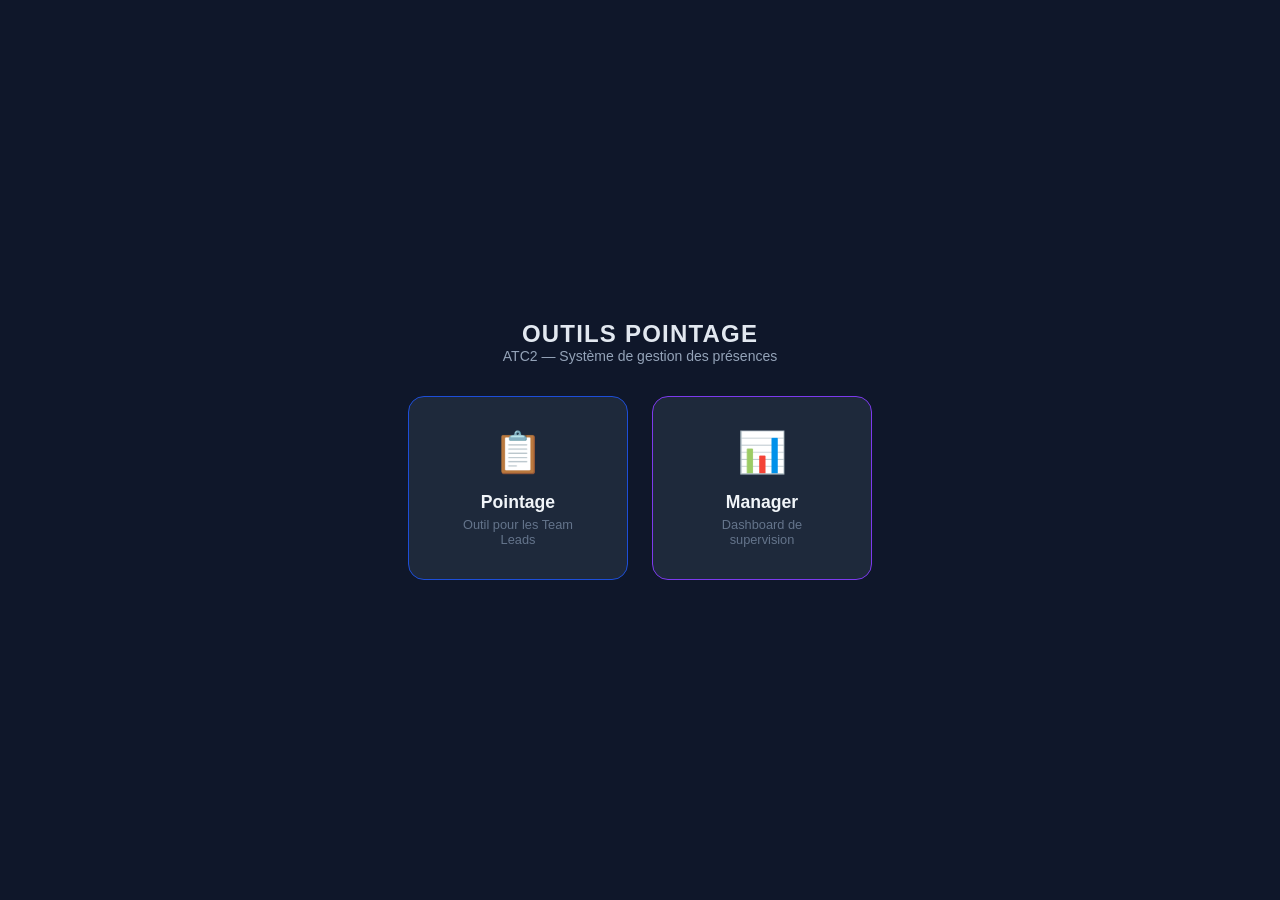
<file: index.html>
<!DOCTYPE html>
<html lang="fr">
<head>
<meta charset="UTF-8">
<meta name="viewport" content="width=device-width, initial-scale=1.0">
<title>Outils Pointage ATC2</title>
<link rel="icon" type="image/svg+xml" href="data:image/svg+xml,<svg xmlns='http://www.w3.org/2000/svg' viewBox='0 0 32 32'><rect width='32' height='32' rx='8' fill='%230F172A'/><rect x='7' y='8' width='18' height='20' rx='3' fill='none' stroke='%2394A3B8' stroke-width='1.5'/><rect x='11' y='5' width='10' height='6' rx='2' fill='%2394A3B8'/><path d='M11 17 L14.5 20.5 L22 13' fill='none' stroke='%2322C55E' stroke-width='2.2' stroke-linecap='round' stroke-linejoin='round'/></svg>">
<style>
  * { margin: 0; padding: 0; box-sizing: border-box; }
  body {
    font-family: -apple-system, BlinkMacSystemFont, 'Segoe UI', sans-serif;
    background: #0f172a;
    color: #f1f5f9;
    min-height: 100vh;
    display: flex;
    flex-direction: column;
    align-items: center;
    justify-content: center;
    gap: 2rem;
    padding: 2rem;
  }
  h1 { font-size: 1.5rem; font-weight: 700; color: #e2e8f0; letter-spacing: 0.05em; }
  .subtitle { font-size: 0.875rem; color: #94a3b8; }
  .cards { display: flex; gap: 1.5rem; flex-wrap: wrap; justify-content: center; }
  .card {
    background: #1e293b;
    border: 1px solid #334155;
    border-radius: 1rem;
    padding: 2rem 2.5rem;
    text-decoration: none;
    color: inherit;
    text-align: center;
    width: 220px;
    transition: border-color 0.2s, transform 0.2s;
  }
  .card:hover { border-color: #6366f1; transform: translateY(-2px); }
  .card .icon { font-size: 2.5rem; margin-bottom: 1rem; }
  .card .name { font-size: 1.1rem; font-weight: 600; margin-bottom: 0.25rem; }
  .card .desc { font-size: 0.8rem; color: #64748b; }
  .card.pointage { border-color: #1d4ed8; }
  .card.pointage:hover { border-color: #3b82f6; }
  .card.manager { border-color: #7c3aed; }
  .card.manager:hover { border-color: #a78bfa; }
</style>
</head>
<body>
  <div style="text-align:center">
    <h1>OUTILS POINTAGE</h1>
    <p class="subtitle">ATC2 — Système de gestion des présences</p>
  </div>
  <div class="cards">
    <a href="ui_kits/pointage/" class="card pointage">
      <div class="icon">📋</div>
      <div class="name">Pointage</div>
      <div class="desc">Outil pour les Team Leads</div>
    </a>
    <a href="ui_kits/manager/" class="card manager">
      <div class="icon">📊</div>
      <div class="name">Manager</div>
      <div class="desc">Dashboard de supervision</div>
    </a>
  </div>
</body>
</html>
</file>
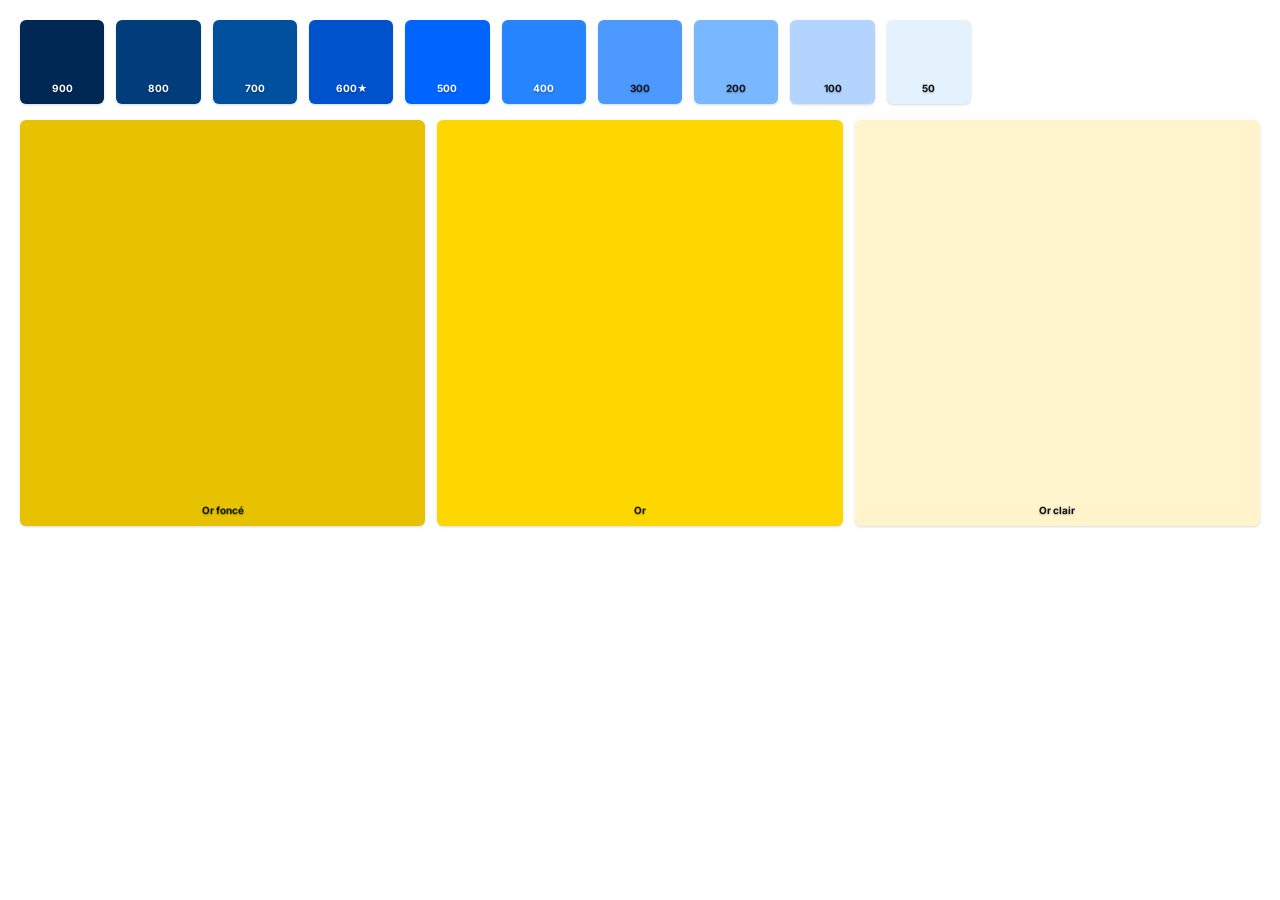
<file: preview/colors-primary.html>
<!DOCTYPE html>
<html lang="fr">
<head>
  <meta charset="UTF-8">
  <meta name="viewport" content="width=device-width, initial-scale=1.0">
  <title>Couleurs Primaires</title>
  <link rel="stylesheet" href="../colors_and_type.css">
  <style>
    body {
      padding: 20px;
      background: white;
    }
    .swatch-grid {
      display: grid;
      grid-template-columns: repeat(auto-fill, minmax(80px, 1fr));
      gap: 12px;
    }
    .swatch {
      aspect-ratio: 1;
      border-radius: var(--radius-md);
      display: flex;
      flex-direction: column;
      align-items: center;
      justify-content: center;
      font-size: 11px;
      font-weight: 600;
      box-shadow: var(--shadow-sm);
      position: relative;
    }
    .swatch-label {
      position: absolute;
      bottom: 8px;
      font-size: 10px;
      font-weight: 700;
      text-shadow: 0 1px 2px rgba(0,0,0,0.3);
    }
    .light-text { color: white; }
    .dark-text { color: var(--neutral-900); }
    
    .primary-900 { background: var(--primary-900); }
    .primary-800 { background: var(--primary-800); }
    .primary-700 { background: var(--primary-700); }
    .primary-600 { background: var(--primary-600); }
    .primary-500 { background: var(--primary-500); }
    .primary-400 { background: var(--primary-400); }
    .primary-300 { background: var(--primary-300); }
    .primary-200 { background: var(--primary-200); }
    .primary-100 { background: var(--primary-100); }
    .primary-50 { background: var(--primary-50); }
    
    .accent-dark { background: var(--accent-gold-dark); }
    .accent { background: var(--accent-gold); }
    .accent-light { background: var(--accent-gold-light); }
  </style>
</head>
<body>
  <div class="swatch-grid">
    <div class="swatch primary-900 light-text"><span class="swatch-label">900</span></div>
    <div class="swatch primary-800 light-text"><span class="swatch-label">800</span></div>
    <div class="swatch primary-700 light-text"><span class="swatch-label">700</span></div>
    <div class="swatch primary-600 light-text"><span class="swatch-label">600★</span></div>
    <div class="swatch primary-500 light-text"><span class="swatch-label">500</span></div>
    <div class="swatch primary-400 light-text"><span class="swatch-label">400</span></div>
    <div class="swatch primary-300 dark-text"><span class="swatch-label">300</span></div>
    <div class="swatch primary-200 dark-text"><span class="swatch-label">200</span></div>
    <div class="swatch primary-100 dark-text"><span class="swatch-label">100</span></div>
    <div class="swatch primary-50 dark-text"><span class="swatch-label">50</span></div>
  </div>
  
  <div style="height: 16px;"></div>
  
  <div class="swatch-grid" style="grid-template-columns: repeat(3, 1fr);">
    <div class="swatch accent-dark dark-text"><span class="swatch-label">Or foncé</span></div>
    <div class="swatch accent dark-text"><span class="swatch-label">Or</span></div>
    <div class="swatch accent-light dark-text"><span class="swatch-label">Or clair</span></div>
  </div>
</body>
</html>
</file>
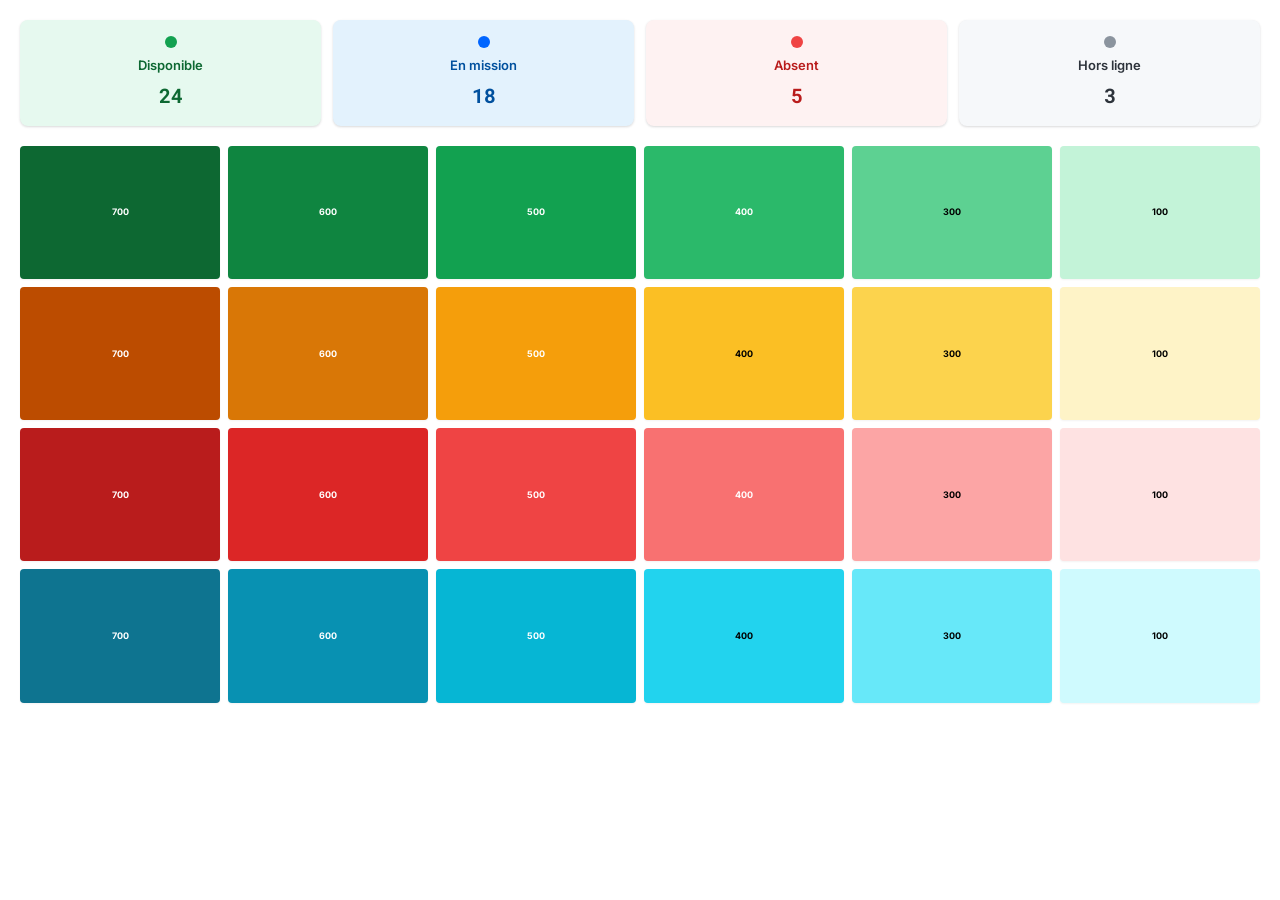
<file: preview/colors-semantic.html>
<!DOCTYPE html>
<html lang="fr">
<head>
  <meta charset="UTF-8">
  <meta name="viewport" content="width=device-width, initial-scale=1.0">
  <title>Couleurs Sémantiques</title>
  <link rel="stylesheet" href="../colors_and_type.css">
  <style>
    body {
      padding: 20px;
      background: white;
    }
    .status-grid {
      display: grid;
      grid-template-columns: repeat(4, 1fr);
      gap: 12px;
      margin-bottom: 20px;
    }
    .status-card {
      padding: 16px;
      border-radius: var(--radius-lg);
      text-align: center;
      box-shadow: var(--shadow-sm);
    }
    .status-dot {
      width: 12px;
      height: 12px;
      border-radius: var(--radius-full);
      margin: 0 auto 8px;
    }
    .status-label {
      font-size: 13px;
      font-weight: 600;
      margin-bottom: 4px;
    }
    .status-count {
      font-size: 20px;
      font-weight: 800;
      font-family: var(--font-mono);
    }
    
    .semantic-row {
      display: grid;
      grid-template-columns: repeat(6, 1fr);
      gap: 8px;
      margin-bottom: 8px;
    }
    .semantic-swatch {
      aspect-ratio: 1.5;
      border-radius: var(--radius-sm);
      display: flex;
      align-items: center;
      justify-content: center;
      font-size: 9px;
      font-weight: 700;
      box-shadow: var(--shadow-xs);
    }
  </style>
</head>
<body>
  <div class="status-grid">
    <div class="status-card" style="background: var(--success-50); color: var(--success-700);">
      <div class="status-dot" style="background: var(--success-500);"></div>
      <div class="status-label">Disponible</div>
      <div class="status-count">24</div>
    </div>
    <div class="status-card" style="background: var(--primary-50); color: var(--primary-700);">
      <div class="status-dot" style="background: var(--primary-500);"></div>
      <div class="status-label">En mission</div>
      <div class="status-count">18</div>
    </div>
    <div class="status-card" style="background: var(--error-50); color: var(--error-700);">
      <div class="status-dot" style="background: var(--error-500);"></div>
      <div class="status-label">Absent</div>
      <div class="status-count">5</div>
    </div>
    <div class="status-card" style="background: var(--neutral-50); color: var(--neutral-700);">
      <div class="status-dot" style="background: var(--neutral-400);"></div>
      <div class="status-label">Hors ligne</div>
      <div class="status-count">3</div>
    </div>
  </div>
  
  <div class="semantic-row">
    <div class="semantic-swatch" style="background: var(--success-700); color: white;">700</div>
    <div class="semantic-swatch" style="background: var(--success-600); color: white;">600</div>
    <div class="semantic-swatch" style="background: var(--success-500); color: white;">500</div>
    <div class="semantic-swatch" style="background: var(--success-400); color: white;">400</div>
    <div class="semantic-swatch" style="background: var(--success-300); color: black;">300</div>
    <div class="semantic-swatch" style="background: var(--success-100); color: black;">100</div>
  </div>
  
  <div class="semantic-row">
    <div class="semantic-swatch" style="background: var(--warning-700); color: white;">700</div>
    <div class="semantic-swatch" style="background: var(--warning-600); color: white;">600</div>
    <div class="semantic-swatch" style="background: var(--warning-500); color: white;">500</div>
    <div class="semantic-swatch" style="background: var(--warning-400); color: black;">400</div>
    <div class="semantic-swatch" style="background: var(--warning-300); color: black;">300</div>
    <div class="semantic-swatch" style="background: var(--warning-100); color: black;">100</div>
  </div>
  
  <div class="semantic-row">
    <div class="semantic-swatch" style="background: var(--error-700); color: white;">700</div>
    <div class="semantic-swatch" style="background: var(--error-600); color: white;">600</div>
    <div class="semantic-swatch" style="background: var(--error-500); color: white;">500</div>
    <div class="semantic-swatch" style="background: var(--error-400); color: white;">400</div>
    <div class="semantic-swatch" style="background: var(--error-300); color: black;">300</div>
    <div class="semantic-swatch" style="background: var(--error-100); color: black;">100</div>
  </div>
  
  <div class="semantic-row">
    <div class="semantic-swatch" style="background: var(--info-700); color: white;">700</div>
    <div class="semantic-swatch" style="background: var(--info-600); color: white;">600</div>
    <div class="semantic-swatch" style="background: var(--info-500); color: white;">500</div>
    <div class="semantic-swatch" style="background: var(--info-400); color: black;">400</div>
    <div class="semantic-swatch" style="background: var(--info-300); color: black;">300</div>
    <div class="semantic-swatch" style="background: var(--info-100); color: black;">100</div>
  </div>
</body>
</html>
</file>
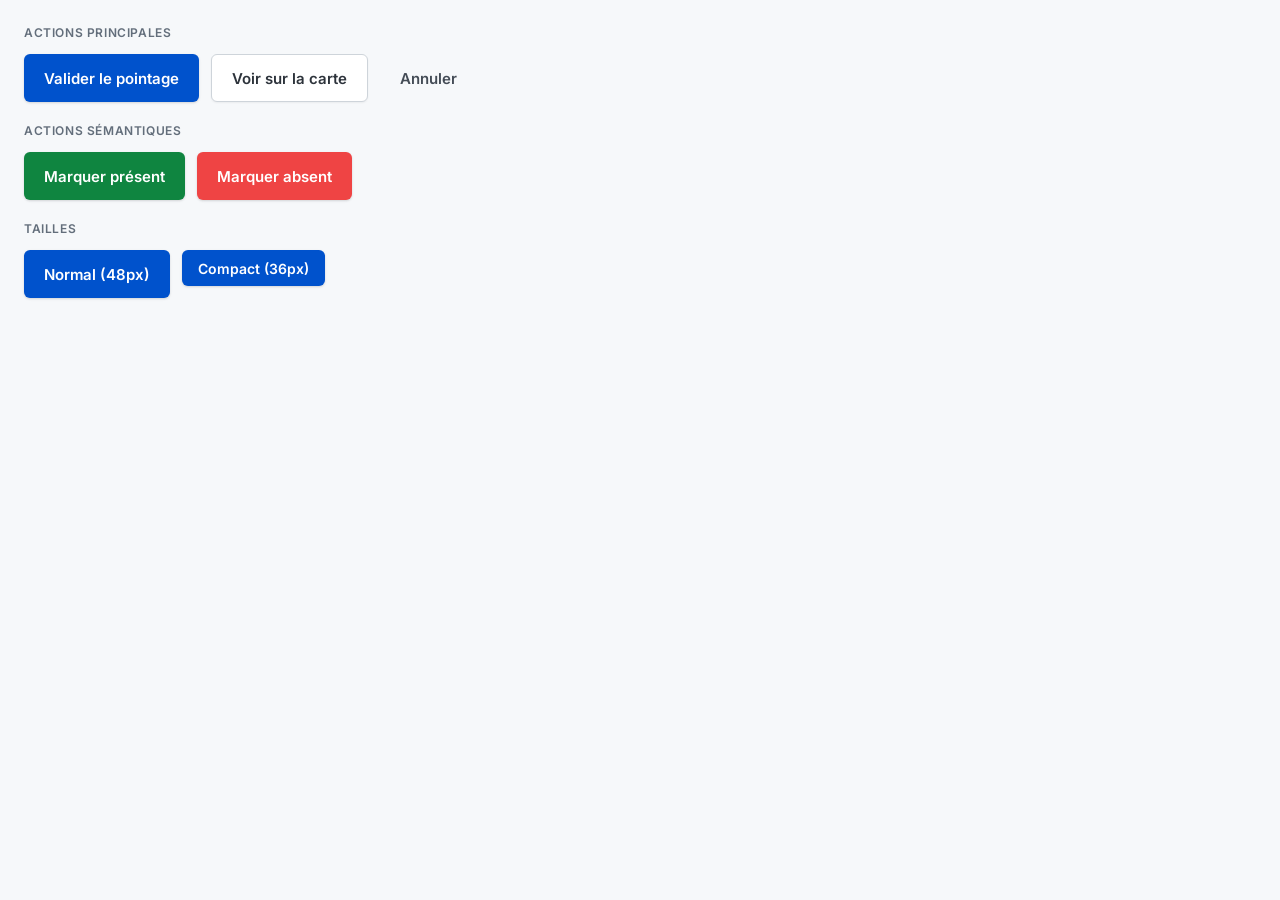
<file: preview/components-buttons.html>
<!DOCTYPE html>
<html lang="fr">
<head>
  <meta charset="UTF-8">
  <meta name="viewport" content="width=device-width, initial-scale=1.0">
  <title>Boutons</title>
  <link rel="stylesheet" href="../colors_and_type.css">
  <style>
    body {
      padding: 24px;
      background: var(--neutral-50);
    }
    .btn-group {
      display: flex;
      flex-wrap: wrap;
      gap: 12px;
      margin-bottom: 20px;
    }
    .btn {
      padding: 0 20px;
      height: 48px;
      border-radius: var(--radius-md);
      font-weight: 600;
      font-size: 15px;
      border: none;
      cursor: pointer;
      transition: all 150ms ease-out;
      display: inline-flex;
      align-items: center;
      justify-content: center;
      gap: 8px;
      font-family: var(--font-sans);
    }
    .btn-primary {
      background: var(--primary-600);
      color: white;
      box-shadow: var(--shadow-sm);
    }
    .btn-primary:hover {
      background: var(--primary-700);
      box-shadow: var(--shadow-md);
    }
    .btn-secondary {
      background: white;
      color: var(--neutral-700);
      border: 1px solid var(--neutral-200);
      box-shadow: var(--shadow-xs);
    }
    .btn-secondary:hover {
      background: var(--neutral-50);
      border-color: var(--neutral-300);
    }
    .btn-ghost {
      background: transparent;
      color: var(--neutral-600);
    }
    .btn-ghost:hover {
      background: var(--neutral-100);
    }
    .btn-success {
      background: var(--success-600);
      color: white;
      box-shadow: var(--shadow-sm);
    }
    .btn-danger {
      background: var(--error-500);
      color: white;
      box-shadow: var(--shadow-sm);
    }
    .btn-small {
      height: 36px;
      padding: 0 16px;
      font-size: 14px;
    }
    .section-label {
      font-size: 12px;
      font-weight: 600;
      color: var(--neutral-500);
      margin-bottom: 12px;
      text-transform: uppercase;
      letter-spacing: 0.05em;
    }
  </style>
</head>
<body>
  <div class="section-label">Actions principales</div>
  <div class="btn-group">
    <button class="btn btn-primary">Valider le pointage</button>
    <button class="btn btn-secondary">Voir sur la carte</button>
    <button class="btn btn-ghost">Annuler</button>
  </div>
  
  <div class="section-label">Actions sémantiques</div>
  <div class="btn-group">
    <button class="btn btn-success">Marquer présent</button>
    <button class="btn btn-danger">Marquer absent</button>
  </div>
  
  <div class="section-label">Tailles</div>
  <div class="btn-group">
    <button class="btn btn-primary">Normal (48px)</button>
    <button class="btn btn-primary btn-small">Compact (36px)</button>
  </div>
</body>
</html>
</file>
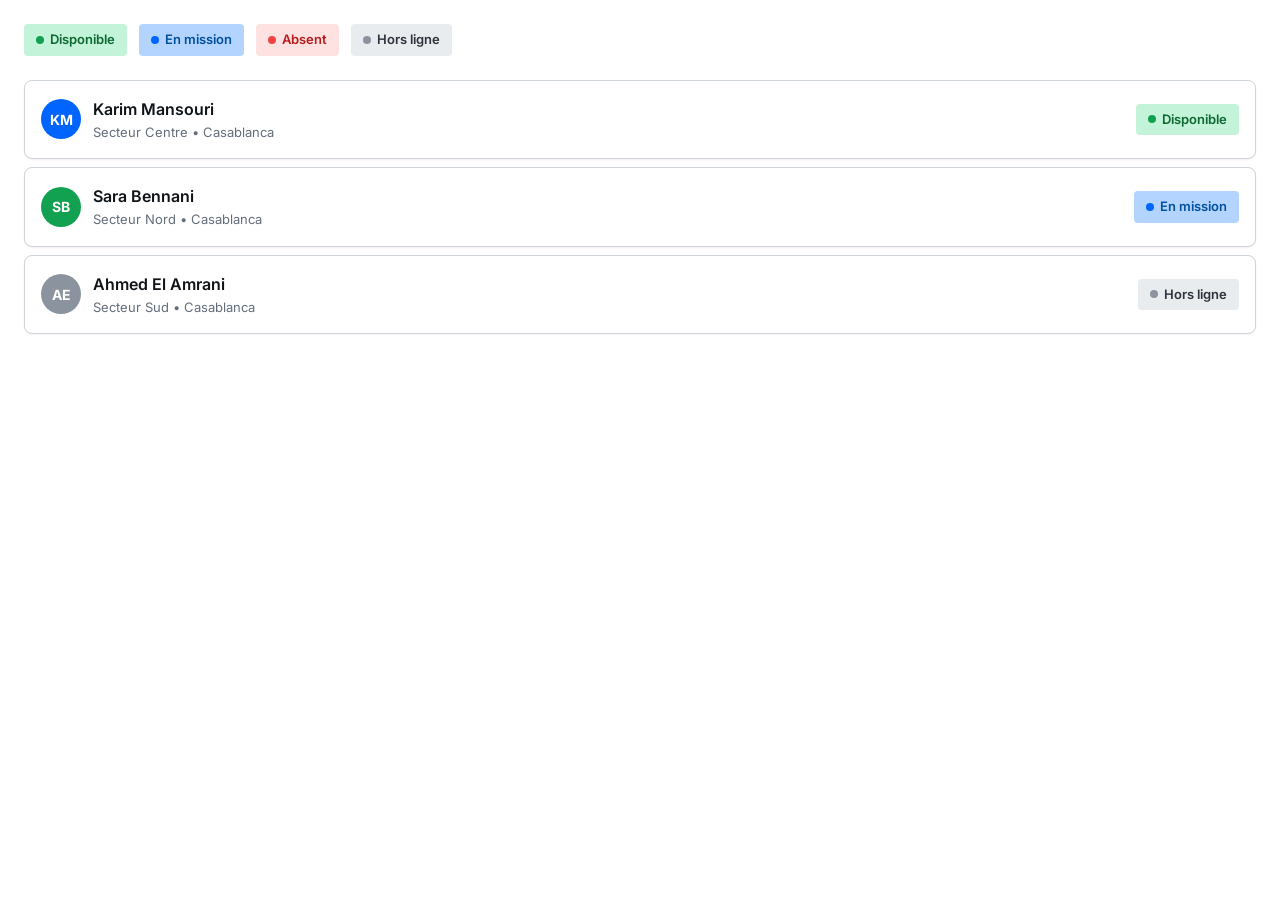
<file: preview/components-status.html>
<!DOCTYPE html>
<html lang="fr">
<head>
  <meta charset="UTF-8">
  <meta name="viewport" content="width=device-width, initial-scale=1.0">
  <title>Badges de statut</title>
  <link rel="stylesheet" href="../colors_and_type.css">
  <style>
    body {
      padding: 24px;
      background: white;
    }
    .badge-showcase {
      display: flex;
      flex-wrap: wrap;
      gap: 12px;
      margin-bottom: 24px;
    }
    .badge {
      display: inline-flex;
      align-items: center;
      gap: 6px;
      padding: 6px 12px;
      border-radius: var(--radius-sm);
      font-size: 13px;
      font-weight: 600;
    }
    .badge-dot {
      width: 8px;
      height: 8px;
      border-radius: var(--radius-full);
    }
    .badge-disponible {
      background: var(--success-100);
      color: var(--success-700);
    }
    .badge-disponible .badge-dot {
      background: var(--success-500);
    }
    .badge-mission {
      background: var(--primary-100);
      color: var(--primary-700);
    }
    .badge-mission .badge-dot {
      background: var(--primary-500);
    }
    .badge-absent {
      background: var(--error-100);
      color: var(--error-700);
    }
    .badge-absent .badge-dot {
      background: var(--error-500);
    }
    .badge-offline {
      background: var(--neutral-100);
      color: var(--neutral-700);
    }
    .badge-offline .badge-dot {
      background: var(--neutral-400);
    }
    
    .animateur-card {
      background: white;
      border: 1px solid var(--neutral-200);
      border-radius: var(--radius-lg);
      padding: 16px;
      display: flex;
      align-items: center;
      gap: 12px;
      margin-bottom: 8px;
      box-shadow: var(--shadow-xs);
    }
    .avatar {
      width: 40px;
      height: 40px;
      border-radius: var(--radius-full);
      background: var(--primary-500);
      color: white;
      display: flex;
      align-items: center;
      justify-content: center;
      font-weight: 700;
      font-size: 14px;
    }
    .animateur-info {
      flex: 1;
    }
    .animateur-name {
      font-weight: 600;
      margin-bottom: 2px;
    }
    .animateur-sector {
      font-size: 13px;
      color: var(--neutral-500);
    }
  </style>
</head>
<body>
  <div class="badge-showcase">
    <div class="badge badge-disponible">
      <span class="badge-dot"></span>
      Disponible
    </div>
    <div class="badge badge-mission">
      <span class="badge-dot"></span>
      En mission
    </div>
    <div class="badge badge-absent">
      <span class="badge-dot"></span>
      Absent
    </div>
    <div class="badge badge-offline">
      <span class="badge-dot"></span>
      Hors ligne
    </div>
  </div>
  
  <div>
    <div class="animateur-card">
      <div class="avatar">KM</div>
      <div class="animateur-info">
        <div class="animateur-name">Karim Mansouri</div>
        <div class="animateur-sector">Secteur Centre • Casablanca</div>
      </div>
      <div class="badge badge-disponible">
        <span class="badge-dot"></span>
        Disponible
      </div>
    </div>
    
    <div class="animateur-card">
      <div class="avatar" style="background: var(--success-500);">SB</div>
      <div class="animateur-info">
        <div class="animateur-name">Sara Bennani</div>
        <div class="animateur-sector">Secteur Nord • Casablanca</div>
      </div>
      <div class="badge badge-mission">
        <span class="badge-dot"></span>
        En mission
      </div>
    </div>
    
    <div class="animateur-card">
      <div class="avatar" style="background: var(--neutral-400);">AE</div>
      <div class="animateur-info">
        <div class="animateur-name">Ahmed El Amrani</div>
        <div class="animateur-sector">Secteur Sud • Casablanca</div>
      </div>
      <div class="badge badge-offline">
        <span class="badge-dot"></span>
        Hors ligne
      </div>
    </div>
  </div>
</body>
</html>
</file>
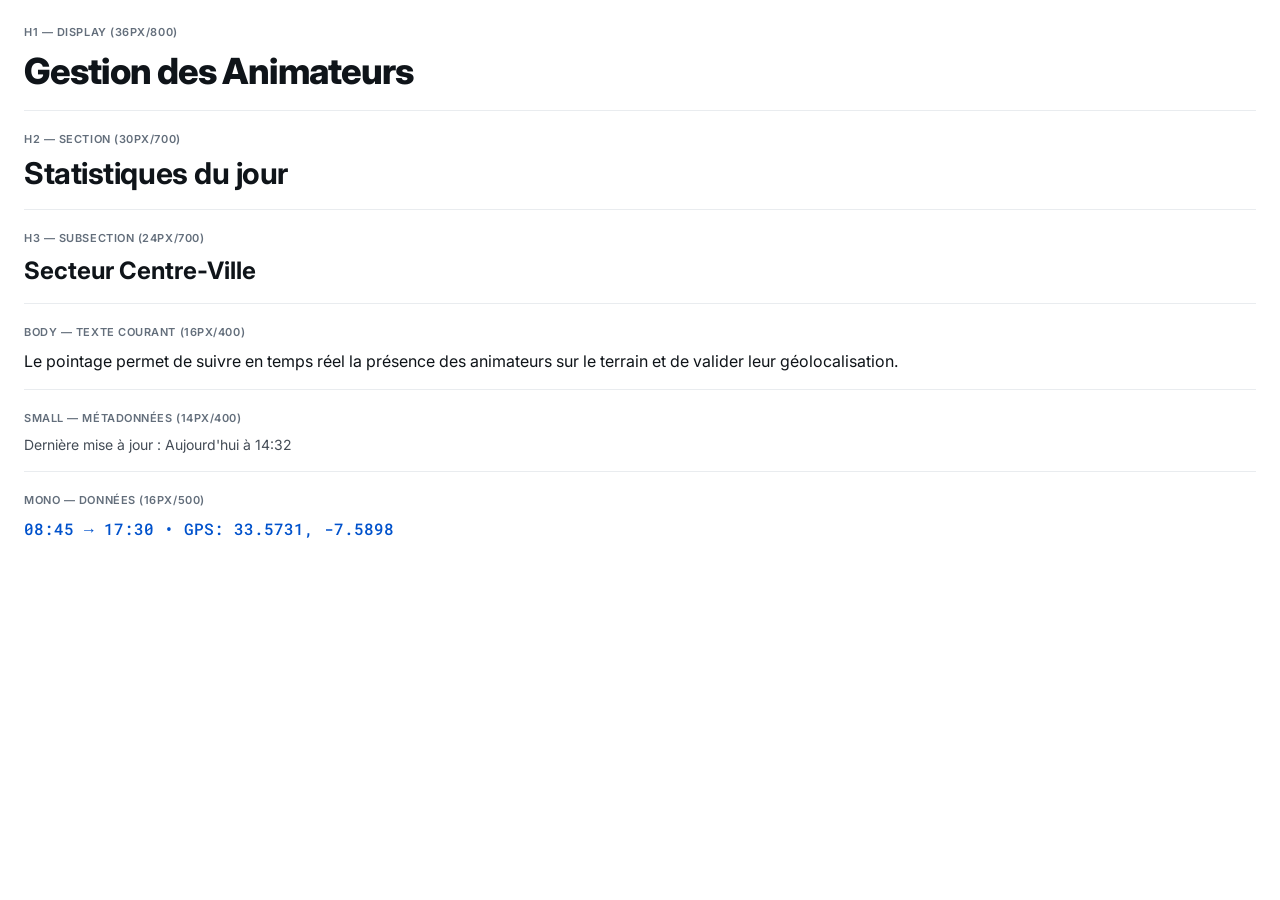
<file: preview/typography.html>
<!DOCTYPE html>
<html lang="fr">
<head>
  <meta charset="UTF-8">
  <meta name="viewport" content="width=device-width, initial-scale=1.0">
  <title>Typographie</title>
  <link rel="stylesheet" href="../colors_and_type.css">
  <style>
    body {
      padding: 24px;
      background: white;
    }
    .type-sample {
      margin-bottom: 20px;
      padding-bottom: 16px;
      border-bottom: 1px solid var(--neutral-100);
    }
    .type-sample:last-child {
      border-bottom: none;
      margin-bottom: 0;
    }
    .type-label {
      font-size: 11px;
      color: var(--neutral-500);
      font-weight: 600;
      margin-bottom: 8px;
      text-transform: uppercase;
      letter-spacing: 0.05em;
    }
    .mono-sample {
      font-family: var(--font-mono);
      color: var(--primary-600);
    }
  </style>
</head>
<body>
  <div class="type-sample">
    <div class="type-label">H1 — Display (36px/800)</div>
    <h1 style="margin: 0;">Gestion des Animateurs</h1>
  </div>
  
  <div class="type-sample">
    <div class="type-label">H2 — Section (30px/700)</div>
    <h2 style="margin: 0;">Statistiques du jour</h2>
  </div>
  
  <div class="type-sample">
    <div class="type-label">H3 — Subsection (24px/700)</div>
    <h3 style="margin: 0;">Secteur Centre-Ville</h3>
  </div>
  
  <div class="type-sample">
    <div class="type-label">Body — Texte courant (16px/400)</div>
    <p style="margin: 0;">Le pointage permet de suivre en temps réel la présence des animateurs sur le terrain et de valider leur géolocalisation.</p>
  </div>
  
  <div class="type-sample">
    <div class="type-label">Small — Métadonnées (14px/400)</div>
    <p class="text-small text-muted" style="margin: 0;">Dernière mise à jour : Aujourd'hui à 14:32</p>
  </div>
  
  <div class="type-sample">
    <div class="type-label">Mono — Données (16px/500)</div>
    <p class="mono-sample" style="margin: 0; font-size: 16px; font-weight: 500;">08:45 → 17:30 • GPS: 33.5731, -7.5898</p>
  </div>
</body>
</html>
</file>
<file: colors_and_type.css>
/**
 * OUTILS POINTAGE — Design System
 * Colors & Typography Foundation
 * 
 * Professional blue palette inspired by Atacadão brand
 * Modern, accessible, mobile-optimized
 */

@import url('https://fonts.googleapis.com/css2?family=Inter:wght@400;500;600;700;800&family=Roboto+Mono:wght@400;500;600&display=swap');

:root {
  /* === PRIMARY COLORS === */
  --primary-900: #002855;
  --primary-800: #003d7a;
  --primary-700: #00509e;
  --primary-600: #0052CC; /* Main brand blue */
  --primary-500: #0065FF;
  --primary-400: #2684FF;
  --primary-300: #4C9AFF;
  --primary-200: #79B8FF;
  --primary-100: #B3D4FF;
  --primary-50:  #E3F2FD;

  /* === ACCENT COLOR === */
  --accent-gold: #FFD700;
  --accent-gold-dark: #E6C200;
  --accent-gold-light: #FFF4CC;

  /* === NEUTRAL COLORS === */
  --neutral-900: #0F1419;
  --neutral-800: #1C2128;
  --neutral-700: #2D333B;
  --neutral-600: #444C56;
  --neutral-500: #636E7B;
  --neutral-400: #8B949E;
  --neutral-300: #ACB3BC;
  --neutral-200: #CED4DA;
  --neutral-100: #E9ECEF;
  --neutral-50:  #F6F8FA;
  --white: #FFFFFF;

  /* === SEMANTIC COLORS === */
  /* Success (green) */
  --success-700: #0D6832;
  --success-600: #0F8540;
  --success-500: #12A150;
  --success-400: #2BB96A;
  --success-300: #5DD192;
  --success-100: #C3F3D8;
  --success-50:  #E6F9EF;

  /* Warning (orange) */
  --warning-700: #BC4C00;
  --warning-600: #D97706;
  --warning-500: #F59E0B;
  --warning-400: #FBBF24;
  --warning-300: #FCD34D;
  --warning-100: #FEF3C7;
  --warning-50:  #FFFBEB;

  /* Error (red) */
  --error-700: #B91C1C;
  --error-600: #DC2626;
  --error-500: #EF4444;
  --error-400: #F87171;
  --error-300: #FCA5A5;
  --error-100: #FEE2E2;
  --error-50:  #FEF2F2;

  /* Info (cyan) */
  --info-700: #0E7490;
  --info-600: #0891B2;
  --info-500: #06B6D4;
  --info-400: #22D3EE;
  --info-300: #67E8F9;
  --info-100: #CFFAFE;
  --info-50:  #ECFEFF;

  /* === SEMANTIC TOKENS === */
  --color-bg-primary: var(--white);
  --color-bg-secondary: var(--neutral-50);
  --color-bg-tertiary: var(--neutral-100);
  --color-bg-overlay: rgba(15, 20, 25, 0.75);
  --color-bg-dark: var(--neutral-900);

  --color-fg-primary: var(--neutral-900);
  --color-fg-secondary: var(--neutral-600);
  --color-fg-tertiary: var(--neutral-400);
  --color-fg-on-primary: var(--white);
  --color-fg-on-dark: var(--white);

  --color-border-default: var(--neutral-200);
  --color-border-muted: var(--neutral-100);
  --color-border-strong: var(--neutral-400);

  /* === STATUS COLORS === */
  --status-disponible: var(--success-500);
  --status-en-mission: var(--primary-500);
  --status-absent: var(--error-500);
  --status-hors-ligne: var(--neutral-400);

  /* === SHADOWS === */
  --shadow-xs: 0 1px 2px rgba(15, 20, 25, 0.05);
  --shadow-sm: 0 1px 3px rgba(15, 20, 25, 0.1), 0 1px 2px rgba(15, 20, 25, 0.06);
  --shadow-md: 0 4px 6px rgba(15, 20, 25, 0.07), 0 2px 4px rgba(15, 20, 25, 0.05);
  --shadow-lg: 0 10px 15px rgba(15, 20, 25, 0.1), 0 4px 6px rgba(15, 20, 25, 0.05);
  --shadow-xl: 0 20px 25px rgba(15, 20, 25, 0.1), 0 10px 10px rgba(15, 20, 25, 0.04);
  --shadow-2xl: 0 25px 50px rgba(15, 20, 25, 0.15);

  /* === SPACING SCALE === */
  --space-1: 0.25rem;   /* 4px */
  --space-2: 0.5rem;    /* 8px */
  --space-3: 0.75rem;   /* 12px */
  --space-4: 1rem;      /* 16px */
  --space-5: 1.25rem;   /* 20px */
  --space-6: 1.5rem;    /* 24px */
  --space-8: 2rem;      /* 32px */
  --space-10: 2.5rem;   /* 40px */
  --space-12: 3rem;     /* 48px */
  --space-16: 4rem;     /* 64px */
  --space-20: 5rem;     /* 80px */

  /* === BORDER RADIUS === */
  --radius-xs: 0.125rem;  /* 2px */
  --radius-sm: 0.25rem;   /* 4px */
  --radius-md: 0.375rem;  /* 6px */
  --radius-lg: 0.5rem;    /* 8px */
  --radius-xl: 0.75rem;   /* 12px */
  --radius-2xl: 1rem;     /* 16px */
  --radius-full: 9999px;

  /* === TYPOGRAPHY === */
  --font-sans: 'Inter', -apple-system, BlinkMacSystemFont, 'Segoe UI', sans-serif;
  --font-mono: 'Roboto Mono', 'Courier New', monospace;

  /* Font sizes */
  --text-xs: 0.75rem;     /* 12px */
  --text-sm: 0.875rem;    /* 14px */
  --text-base: 1rem;      /* 16px */
  --text-lg: 1.125rem;    /* 18px */
  --text-xl: 1.25rem;     /* 20px */
  --text-2xl: 1.5rem;     /* 24px */
  --text-3xl: 1.875rem;   /* 30px */
  --text-4xl: 2.25rem;    /* 36px */
  --text-5xl: 3rem;       /* 48px */

  /* Font weights */
  --font-normal: 400;
  --font-medium: 500;
  --font-semibold: 600;
  --font-bold: 700;
  --font-extrabold: 800;

  /* Line heights */
  --leading-none: 1;
  --leading-tight: 1.25;
  --leading-snug: 1.375;
  --leading-normal: 1.5;
  --leading-relaxed: 1.625;
  --leading-loose: 2;

  /* === Z-INDEX SCALE === */
  --z-base: 0;
  --z-dropdown: 1000;
  --z-sticky: 1020;
  --z-fixed: 1030;
  --z-modal-backdrop: 1040;
  --z-modal: 1050;
  --z-popover: 1060;
  --z-tooltip: 1070;
}

/* === BASE STYLES === */
* {
  box-sizing: border-box;
  margin: 0;
  padding: 0;
}

body {
  font-family: var(--font-sans);
  font-size: var(--text-base);
  line-height: var(--leading-normal);
  color: var(--color-fg-primary);
  background-color: var(--color-bg-primary);
  -webkit-font-smoothing: antialiased;
  -moz-osx-font-smoothing: grayscale;
}

/* === TYPOGRAPHY CLASSES === */
.h1, h1 { 
  font-size: var(--text-4xl); 
  font-weight: var(--font-extrabold); 
  line-height: var(--leading-tight);
  letter-spacing: -0.025em;
  margin-bottom: var(--space-6);
}

.h2, h2 { 
  font-size: var(--text-3xl); 
  font-weight: var(--font-bold); 
  line-height: var(--leading-tight);
  letter-spacing: -0.015em;
  margin-bottom: var(--space-5);
}

.h3, h3 { 
  font-size: var(--text-2xl); 
  font-weight: var(--font-bold); 
  line-height: var(--leading-snug);
  margin-bottom: var(--space-4);
}

.h4, h4 { 
  font-size: var(--text-xl); 
  font-weight: var(--font-semibold); 
  line-height: var(--leading-snug);
  margin-bottom: var(--space-3);
}

.h5, h5 { 
  font-size: var(--text-lg); 
  font-weight: var(--font-semibold); 
  line-height: var(--leading-normal);
  margin-bottom: var(--space-3);
}

.h6, h6 { 
  font-size: var(--text-base); 
  font-weight: var(--font-semibold); 
  line-height: var(--leading-normal);
  margin-bottom: var(--space-2);
  text-transform: uppercase;
  letter-spacing: 0.05em;
}

p { 
  margin-bottom: var(--space-4); 
}

.text-small {
  font-size: var(--text-sm);
  line-height: var(--leading-normal);
}

.text-tiny {
  font-size: var(--text-xs);
  line-height: var(--leading-normal);
}

.text-mono {
  font-family: var(--font-mono);
}

.text-semibold { font-weight: var(--font-semibold); }
.text-bold { font-weight: var(--font-bold); }

.text-muted { color: var(--color-fg-secondary); }
.text-subtle { color: var(--color-fg-tertiary); }
</file>
